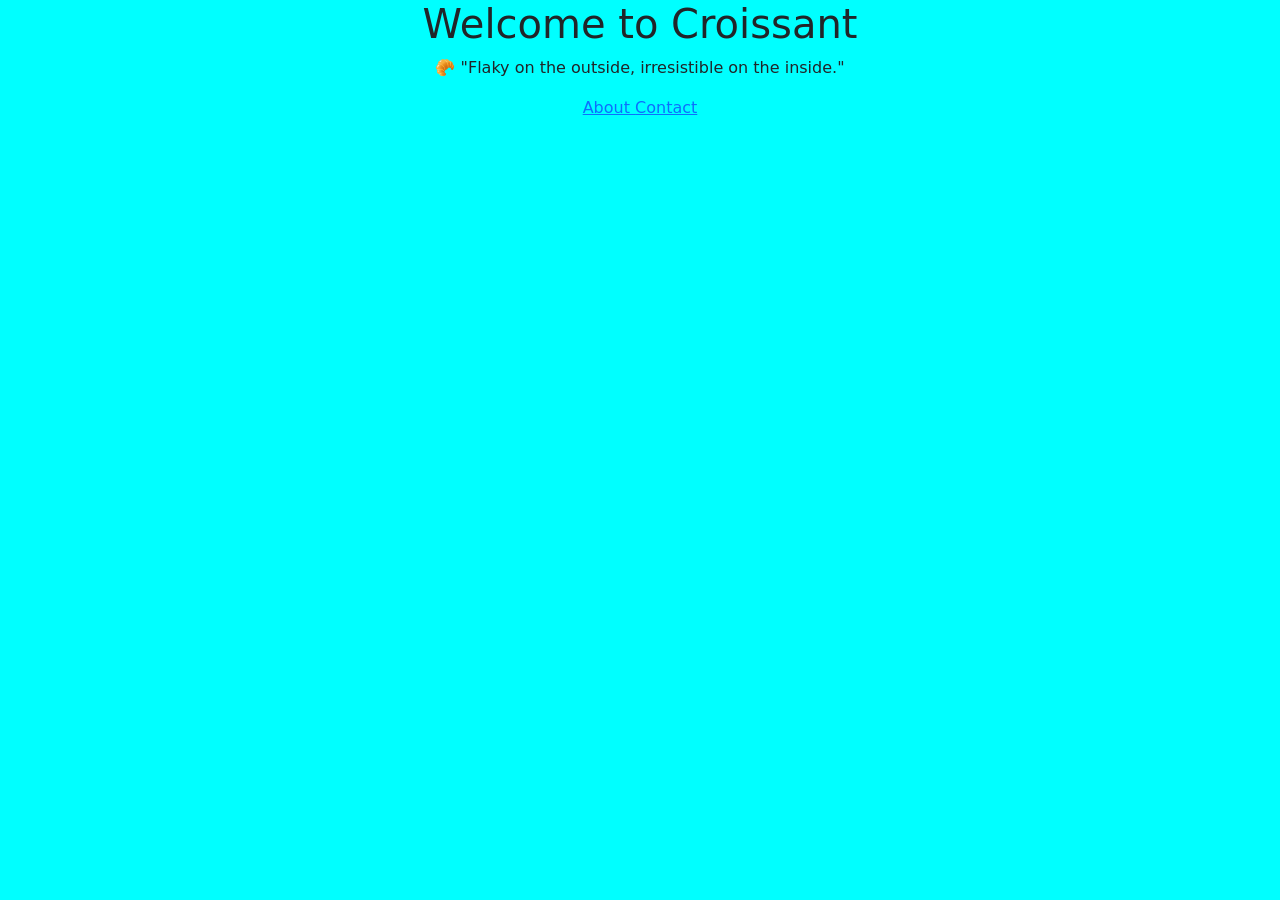
<file: index.html>
<!doctype html>
<html lang="en">
  <head>
    <meta charset="UTF-8" />
    <meta name="viewport" content="width=device-width, initial-scale=1.0" />
    <link
      href="https://cdn.jsdelivr.net/npm/bootstrap@5.0.0-beta2/dist/css/bootstrap.min.css"
      rel="stylesheet"
      integrity="sha384-BmbxuPwQa2lc/FVzBcNJ7UAyJxM6wuqIj61tLrc4wSX0szH/Ev+nYRRuWlolflfl"
      crossorigin="anonymous"
    />
    <script
      src="https://cdn.jsdelivr.net/npm/bootstrap@5.0.0-beta2/dist/js/bootstrap.bundle.min.js"
      integrity="sha384-b5kHyXgcpbZJO/tY9Ul7kGkf1S0CWuKcCD38l8YkeH8z8QjE0GmW1gYU5S9FOnJ0"
      crossorigin="anonymous"
    ></script>
    <link rel="stylesheet" href="/css/style.css" />
    <title>Multiple page hosting</title>
  </head>
  <body>
    <h1>Welcome to Croissant</h1>
    <p>🥐 "Flaky on the outside, irresistible on the inside."</p>
    <a href="/about.html">About </a>
    <a href="/contact.html">Contact </a>
  </body>
</html>
</file>
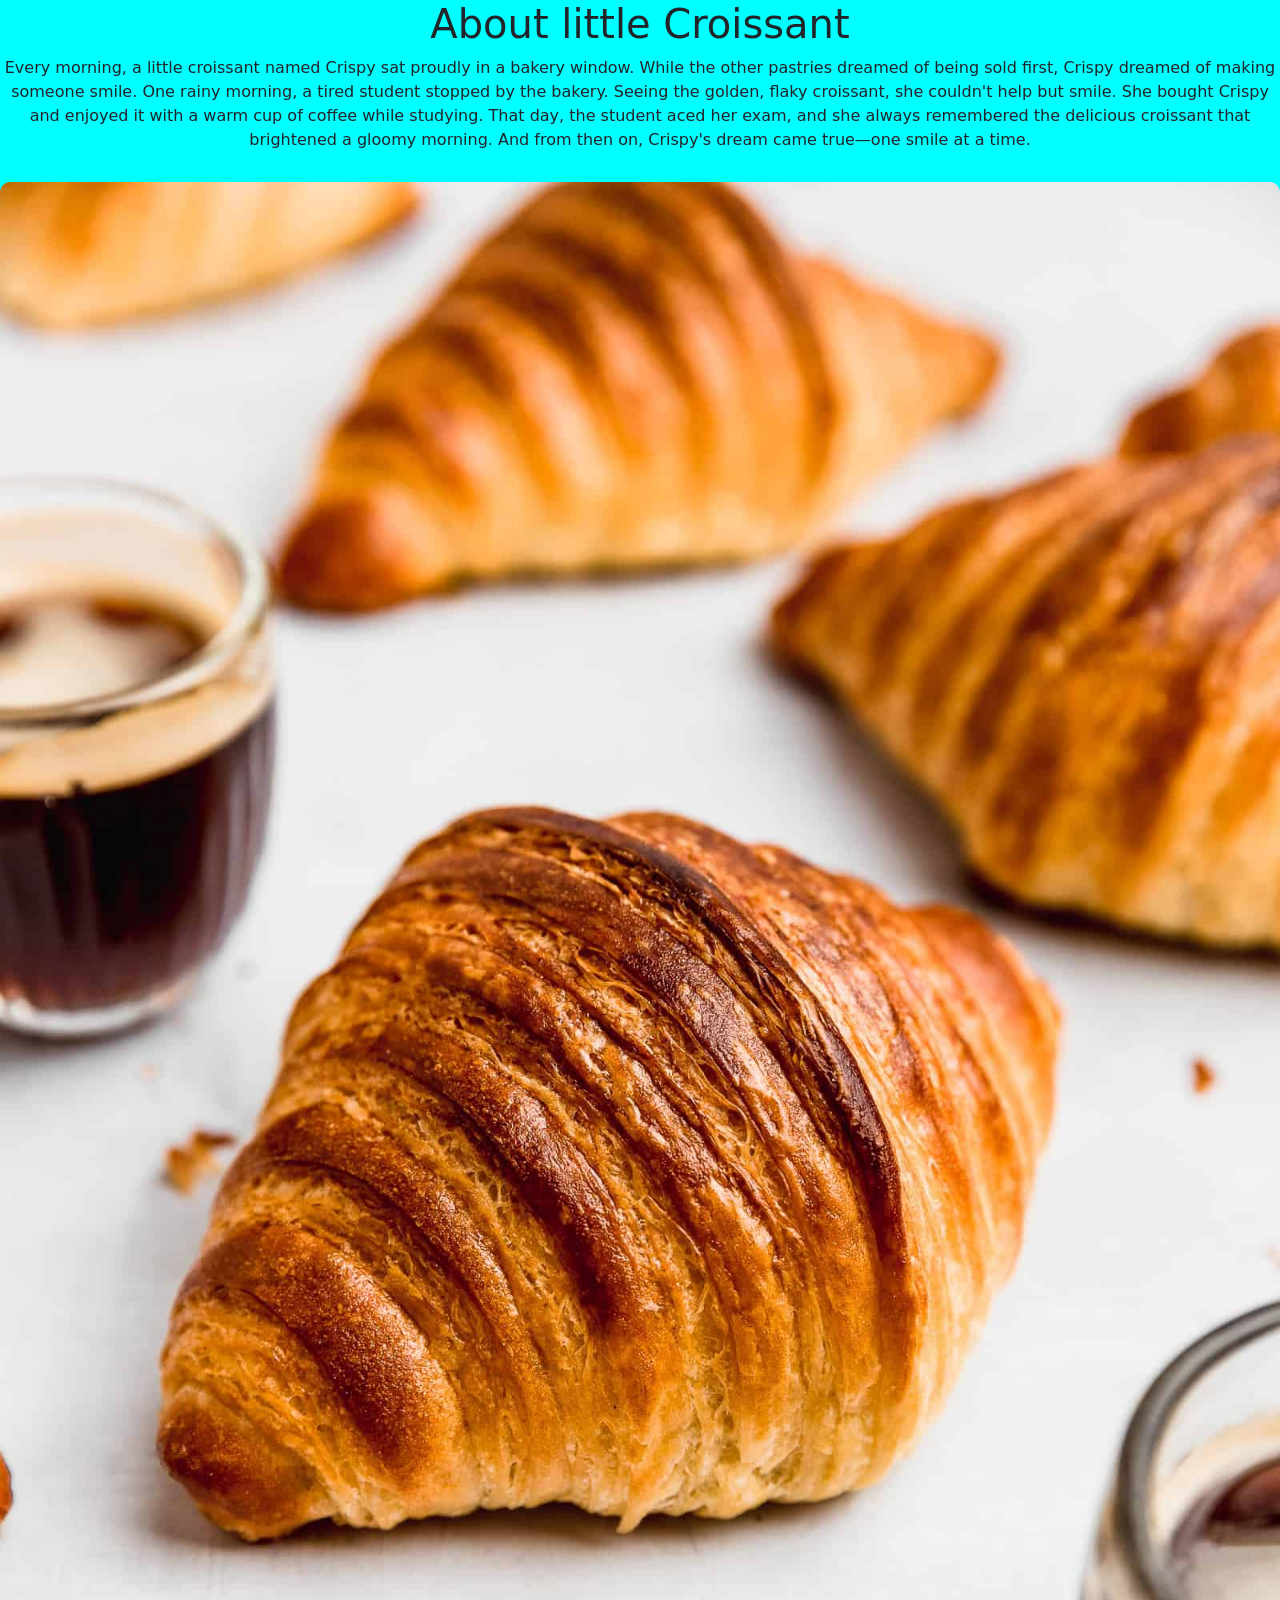
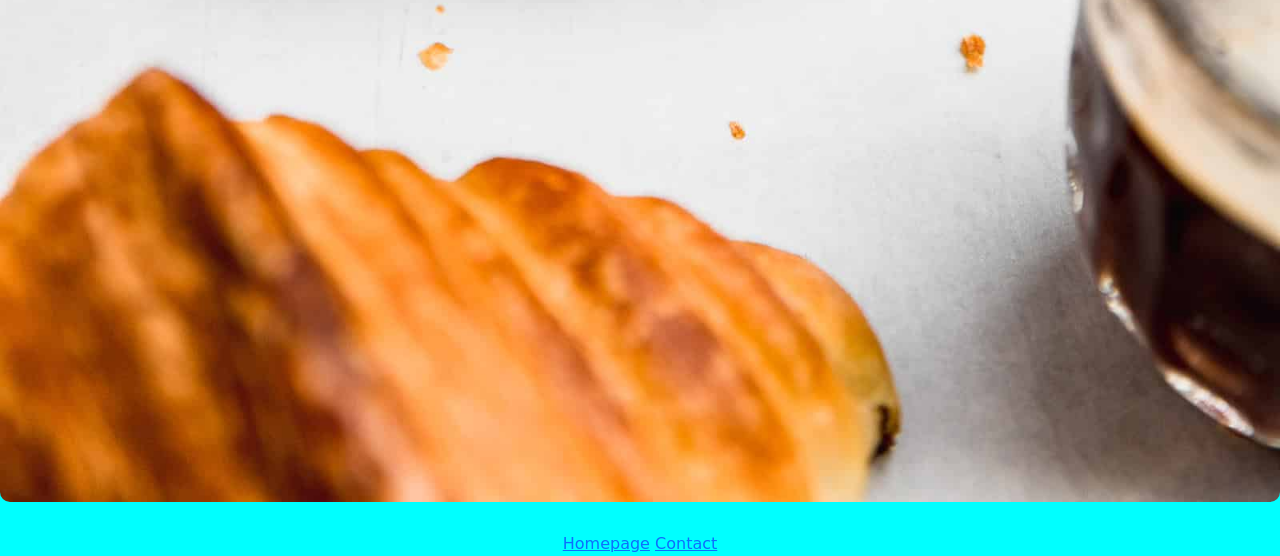
<file: about.html>
<!doctype html>
<html lang="en">
  <head>
    <meta charset="UTF-8" />
    <meta name="viewport" content="width=device-width, initial-scale=1.0" />
    <link
      href="https://cdn.jsdelivr.net/npm/bootstrap@5.0.0-beta2/dist/css/bootstrap.min.css"
      rel="stylesheet"
      integrity="sha384-BmbxuPwQa2lc/FVzBcNJ7UAyJxM6wuqIj61tLrc4wSX0szH/Ev+nYRRuWlolflfl"
      crossorigin="anonymous"
    />
    <script
      src="https://cdn.jsdelivr.net/npm/bootstrap@5.0.0-beta2/dist/js/bootstrap.bundle.min.js"
      integrity="sha384-b5kHyXgcpbZJO/tY9Ul7kGkf1S0CWuKcCD38l8YkeH8z8QjE0GmW1gYU5S9FOnJ0"
      crossorigin="anonymous"
    ></script>
    <link rel="stylesheet" href="/css/style.css" />
    <title>Document</title>
  </head>
  <body>
    <h1>About little Croissant</h1>

    <p>
      Every morning, a little croissant named Crispy sat proudly in a bakery
      window. While the other pastries dreamed of being sold first, Crispy
      dreamed of making someone smile. One rainy morning, a tired student
      stopped by the bakery. Seeing the golden, flaky croissant, she couldn't
      help but smile. She bought Crispy and enjoyed it with a warm cup of coffee
      while studying. That day, the student aced her exam, and she always
      remembered the delicious croissant that brightened a gloomy morning. And
      from then on, Crispy's dream came true—one smile at a time.
    </p>
    <img src="css/croissants-4.jpg" alt="" class="croissants-4" />
    <footer>
      <a href="/">Homepage</a>

      <a href="/contact.html">Contact </a>
    </footer>
  </body>
</html>
</file>
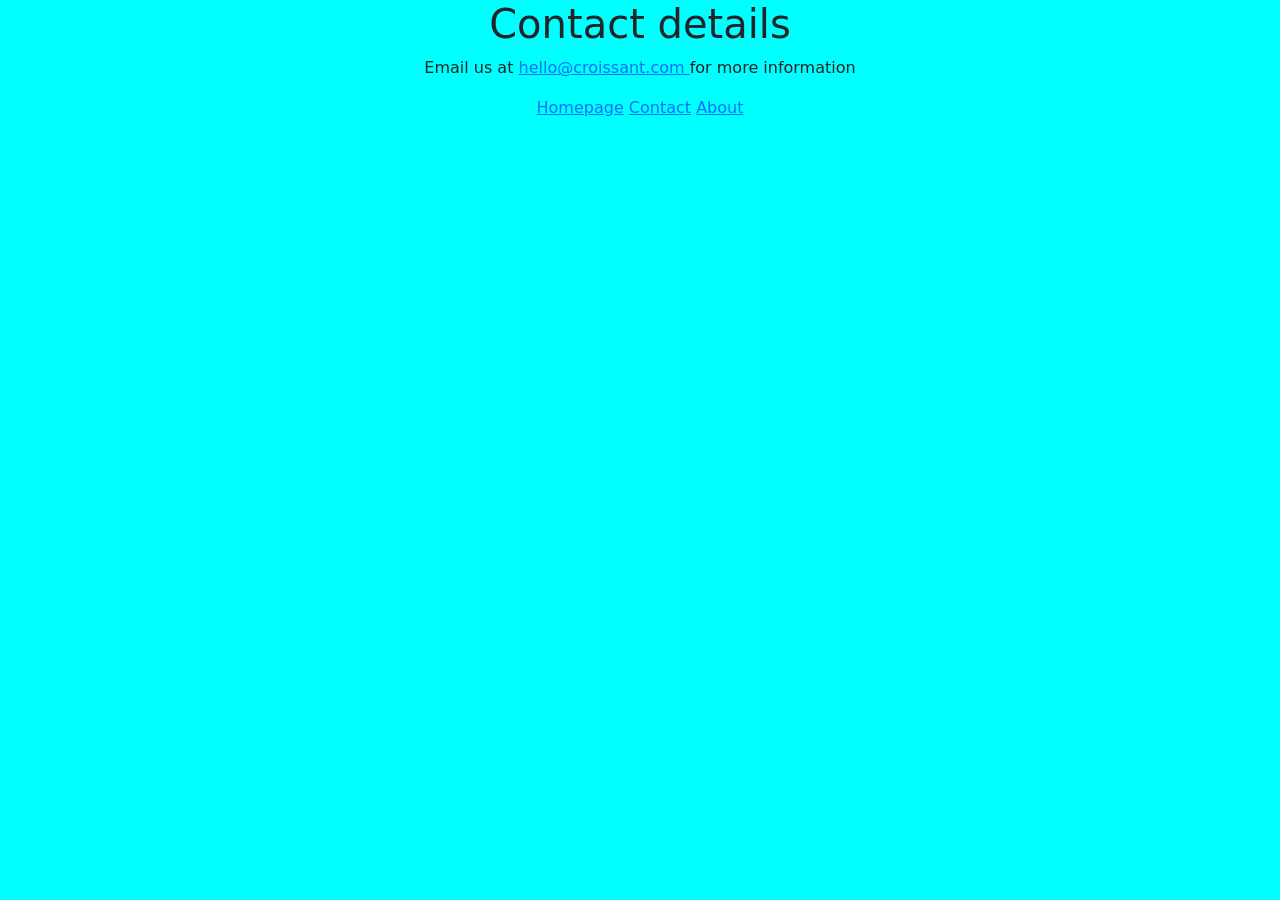
<file: contact.html>
<!doctype html>
<html lang="en">
  <head>
    <meta charset="UTF-8" />
    <meta name="viewport" content="width=device-width, initial-scale=1.0" />
    <link
      href="https://cdn.jsdelivr.net/npm/bootstrap@5.0.0-beta2/dist/css/bootstrap.min.css"
      rel="stylesheet"
      integrity="sha384-BmbxuPwQa2lc/FVzBcNJ7UAyJxM6wuqIj61tLrc4wSX0szH/Ev+nYRRuWlolflfl"
      crossorigin="anonymous"
    />
    <script
      src="https://cdn.jsdelivr.net/npm/bootstrap@5.0.0-beta2/dist/js/bootstrap.bundle.min.js"
      integrity="sha384-b5kHyXgcpbZJO/tY9Ul7kGkf1S0CWuKcCD38l8YkeH8z8QjE0GmW1gYU5S9FOnJ0"
      crossorigin="anonymous"
    ></script>
    <link rel="stylesheet" href="/css/style.css" />
    <title>Contactpage</title>
  </head>
  <body>
    <h1>Contact details</h1>
    <p>
      Email us at
      <a href="hello@croissant.com" class="email-link"> hello@croissant.com </a>
      for more information
    </p>

    <a href="/">Homepage</a>
    <a href="/">Contact</a>
    <a href="/">About</a>
  </body>
</html>
</file>
<file: css/style.css>
body {
  background: aqua;
  text-align: center;
}
h1 {
  text-align: center;
}
.croissants-4 {
  max-width: 100%;
  border-radius: 10px;
  display: block;
  margin: 30px auto;
}
</file>
